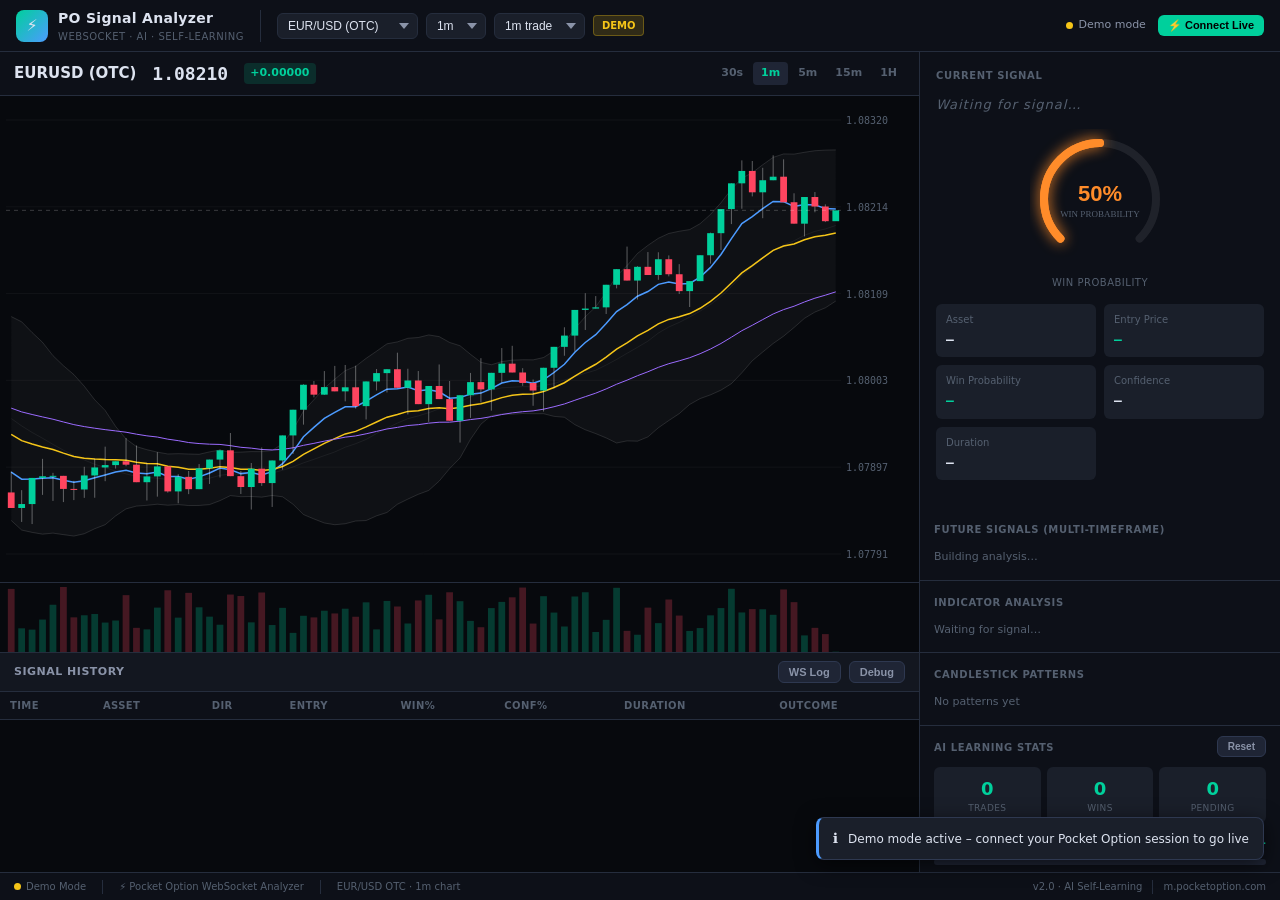
<file: index.html>
<!DOCTYPE html>
<html lang="en">
<head>
  <meta charset="UTF-8"/>
  <meta name="viewport" content="width=device-width, initial-scale=1.0"/>
  <title>Pocket Option Signal Analyzer</title>
  <link rel="stylesheet" href="css/style.css"/>
</head>
<body>

<div class="app">

  <!-- ═══════════════════════ HEADER ═══════════════════════ -->
  <header>
    <div class="logo">
      <div class="logo-icon">⚡</div>
      <div class="logo-text">
        <h1>PO Signal Analyzer</h1>
        <p>WebSocket · AI · Self-Learning</p>
      </div>
    </div>

    <div class="hdr-divider"></div>

    <div class="hdr-controls">
      <!-- Asset -->
      <select id="assetSelect" title="Asset">
        <optgroup label="Forex OTC">
          <option value="EURUSD_otc" selected>EUR/USD (OTC)</option>
          <option value="GBPUSD_otc">GBP/USD (OTC)</option>
          <option value="USDJPY_otc">USD/JPY (OTC)</option>
          <option value="AUDUSD_otc">AUD/USD (OTC)</option>
          <option value="USDCAD_otc">USD/CAD (OTC)</option>
          <option value="USDCHF_otc">USD/CHF (OTC)</option>
          <option value="EURJPY_otc">EUR/JPY (OTC)</option>
          <option value="GBPJPY_otc">GBP/JPY (OTC)</option>
        </optgroup>
        <optgroup label="Forex Live">
          <option value="EURUSD">EUR/USD</option>
          <option value="GBPUSD">GBP/USD</option>
          <option value="USDJPY">USD/JPY</option>
        </optgroup>
        <optgroup label="Crypto">
          <option value="BTCUSD">BTC/USD</option>
          <option value="#AAPL_otc">Apple (OTC)</option>
          <option value="#TSLA_otc">Tesla (OTC)</option>
        </optgroup>
      </select>

      <!-- Chart period -->
      <select id="periodSelect" title="Chart Timeframe">
        <option value="5">5s</option>
        <option value="10">10s</option>
        <option value="15">15s</option>
        <option value="30">30s</option>
        <option value="60" selected>1m</option>
        <option value="120">2m</option>
        <option value="300">5m</option>
        <option value="900">15m</option>
        <option value="3600">1h</option>
      </select>

      <!-- Trade duration -->
      <select id="durationSelect" title="Trade Duration">
        <option value="30">30s trade</option>
        <option value="60" selected>1m trade</option>
        <option value="120">2m trade</option>
        <option value="300">5m trade</option>
        <option value="900">15m trade</option>
        <option value="3600">1h trade</option>
      </select>

      <span class="demo-badge" id="demoBadge">DEMO</span>
    </div>

    <div class="hdr-right">
      <!-- Status -->
      <div style="display:flex;align-items:center;gap:6px">
        <div class="status-dot connecting" id="statusDot"></div>
        <span id="statusLabel" style="font-size:11px;color:var(--txt2);max-width:180px;overflow:hidden;text-overflow:ellipsis;white-space:nowrap">Demo mode</span>
      </div>
      <!-- Connect -->
      <button class="btn btn-primary btn-sm" id="openSetup" title="Connect to Pocket Option">⚡ Connect Live</button>
    </div>
  </header>

  <!-- ══════════════════════ MAIN CONTENT ══════════════════ -->
  <div class="main">

    <!-- ─────── LEFT: Chart area ─────── -->
    <section class="chart-area">

      <!-- Chart header -->
      <div class="chart-header">
        <span class="asset-name" id="assetLabel">EUR/USD (OTC)</span>
        <span class="asset-price" id="assetPrice">—</span>
        <span class="price-change up" id="priceChange">+0.00000</span>

        <!-- TF quick tabs -->
        <div class="tf-tabs">
          <span class="tf-tab" data-period="30">30s</span>
          <span class="tf-tab active" data-period="60">1m</span>
          <span class="tf-tab" data-period="300">5m</span>
          <span class="tf-tab" data-period="900">15m</span>
          <span class="tf-tab" data-period="3600">1H</span>
        </div>
      </div>

      <!-- Main chart -->
      <div class="chart-wrap" style="position:relative">
        <canvas id="mainChart"></canvas>
        <div class="chart-nodata" id="chartNoData">
          <div class="spinner"></div>
          <span>Loading candle data…</span>
        </div>
      </div>

      <!-- Volume -->
      <div class="vol-wrap"><canvas id="volChart"></canvas></div>

      <!-- Signal history table -->
      <div class="signal-history">
        <div class="sh-header">
          <span>Signal History</span>
          <div style="display:flex;gap:8px;align-items:center">
            <button class="btn btn-ghost btn-sm" id="wsLogBtn" title="Show raw WS messages">WS Log</button>
            <button class="btn btn-ghost btn-sm" id="debugToggle">Debug</button>
          </div>
        </div>
        <div id="debugPane" style="display:none;max-height:120px;overflow-y:auto;background:var(--bg0)" id="debugLog2">
          <div id="debugLog"></div>
        </div>
        <table>
          <thead>
            <tr>
              <th>Time</th><th>Asset</th><th>Dir</th><th>Entry</th>
              <th>Win%</th><th>Conf%</th><th>Duration</th><th>Outcome</th>
            </tr>
          </thead>
          <tbody id="historyTbody"></tbody>
        </table>
      </div>
    </section>

    <!-- ─────── RIGHT: Sidebar ─────── -->
    <aside class="sidebar">

      <!-- ── CURRENT SIGNAL ── -->
      <div class="signal-card">
        <div class="card-title">Current Signal</div>
        <div class="sig-badge">
          <div class="sig-dir neutral" id="sigDir">
            <span class="sig-wait">Waiting for signal…</span>
          </div>
        </div>

        <!-- Probability Gauge -->
        <div class="gauge-wrap">
          <canvas id="gaugeCanvas" width="140" height="140"></canvas>
          <span class="gauge-label">Win Probability</span>
        </div>

        <!-- Signal details -->
        <div class="sig-grid">
          <div class="sig-item">
            <div class="sig-item-label">Asset</div>
            <div class="sig-item-value" id="sigAsset">—</div>
          </div>
          <div class="sig-item">
            <div class="sig-item-label">Entry Price</div>
            <div class="sig-item-value green" id="sigPrice">—</div>
          </div>
          <div class="sig-item">
            <div class="sig-item-label">Win Probability</div>
            <div class="sig-item-value green" id="sigProb">—</div>
          </div>
          <div class="sig-item">
            <div class="sig-item-label">Confidence</div>
            <div class="sig-item-value" id="sigConf">—</div>
          </div>
          <div class="sig-item">
            <div class="sig-item-label">Duration</div>
            <div class="sig-item-value" id="sigDur">—</div>
          </div>
        </div>

        <div class="sig-note" id="sigNote"></div>
      </div>

      <!-- ── FUTURE SIGNALS ── -->
      <div class="card">
        <div class="card-title">Future Signals (Multi-Timeframe)</div>
        <div class="future-grid" id="futureGrid">
          <span style="color:var(--txt3);font-size:11px">Building analysis…</span>
        </div>
      </div>

      <!-- ── INDICATORS ── -->
      <div class="card">
        <div class="card-title">Indicator Analysis</div>
        <div class="ind-list" id="indList">
          <span style="color:var(--txt3);font-size:11px">Waiting for signal…</span>
        </div>
      </div>

      <!-- ── PATTERNS ── -->
      <div class="card">
        <div class="card-title">Candlestick Patterns</div>
        <div class="patterns-wrap" id="patternsWrap">
          <span style="color:var(--txt3);font-size:11px">No patterns yet</span>
        </div>
      </div>

      <!-- ── ML STATS ── -->
      <div class="card">
        <div class="card-title">
          AI Learning Stats
          <button class="btn btn-ghost btn-sm" id="resetMLBtn"
            style="float:right;margin-top:-4px;font-size:10px">Reset</button>
        </div>
        <div class="ml-stats">
          <div class="ml-stat">
            <div class="ml-stat-val" id="mlTotal">0</div>
            <div class="ml-stat-lbl">Trades</div>
          </div>
          <div class="ml-stat">
            <div class="ml-stat-val" id="mlWins">0</div>
            <div class="ml-stat-lbl">Wins</div>
          </div>
          <div class="ml-stat">
            <div class="ml-stat-val" id="mlPending">0</div>
            <div class="ml-stat-lbl">Pending</div>
          </div>
        </div>
        <div style="display:flex;justify-content:space-between;align-items:center;margin-bottom:6px">
          <span style="font-size:11px;color:var(--txt2)">Accuracy (last 100)</span>
          <span style="font-size:13px;font-weight:700;color:var(--accent)" id="mlAccuracy">—</span>
        </div>
        <div class="ml-accuracy-bar">
          <div class="ml-accuracy-fill" id="mlAccuracyFill" style="width:0%"></div>
        </div>

        <div style="margin-top:10px;font-size:10px;color:var(--txt3);text-transform:uppercase;letter-spacing:.4px;margin-bottom:6px">Indicator Weights</div>
        <div class="weights-grid" id="weightsGrid"></div>
      </div>

    </aside>
  </div>

  <!-- ═══════════════════════ STATUS BAR ═══════════════════ -->
  <footer>
    <div class="sb-item">
      <div class="status-dot connecting" id="sbDot"></div>
      <span id="sbStatus">Demo Mode</span>
    </div>
    <div class="sb-divider"></div>
    <div class="sb-item">⚡ Pocket Option WebSocket Analyzer</div>
    <div class="sb-divider"></div>
    <div class="sb-item" id="sbAsset">EUR/USD OTC · 1m chart</div>
    <div class="sb-right">
      <span>v2.0 · AI Self-Learning</span>
      <div class="sb-divider"></div>
      <span>m.pocketoption.com</span>
    </div>
  </footer>

</div><!-- /.app -->


<!-- ═══════════════════ SETUP MODAL ═══════════════════════ -->
<div class="modal-overlay hidden" id="setupModal">
  <div class="modal">
    <h2>⚡ Connect to Pocket Option</h2>
    <p>
      Enter your Pocket Option session credentials to receive <strong>live WebSocket data</strong>
      from <code>m.pocketoption.com</code>. Without credentials, the analyzer runs in <strong>demo/simulation mode</strong>.
    </p>

    <div class="step-list">
      <div class="step">
        <div class="step-num">1</div>
        <div class="step-text">Open <strong>m.pocketoption.com</strong> and log in to your account.</div>
      </div>
      <div class="step">
        <div class="step-num">2</div>
        <div class="step-text">
          Open DevTools (<code>F12</code>), go to <strong>Application → Cookies → pocketoption.com</strong>.
          Copy the value of <code>PHPSESSID</code> or <code>ssid</code>.
        </div>
      </div>
      <div class="step">
        <div class="step-num">3</div>
        <div class="step-text">
          Alternatively: in the <strong>Network</strong> tab, filter by <code>WS</code>, click the
          WebSocket connection, and look for the <code>auth</code> message to find the session token.
        </div>
      </div>
      <div class="step">
        <div class="step-num">4</div>
        <div class="step-text">Paste below and click <strong>Connect</strong>.</div>
      </div>
    </div>

    <div class="settings-form">
      <div class="field">
        <label>Session ID (PHPSESSID / ssid)</label>
        <input type="password" id="sessionInput" placeholder="Paste session cookie value here…" autocomplete="off"/>
        <div class="hint">This is stored locally and never transmitted except to Pocket Option's own WebSocket.</div>
      </div>
      <div class="field">
        <label>User ID (optional – found in auth WS frame)</label>
        <input type="number" id="uidInput" placeholder="0" />
      </div>
      <div class="field">
        <div class="toggle-row">
          <label>Use Demo Account</label>
          <label class="toggle">
            <input type="checkbox" id="demoToggle" checked/>
            <span class="toggle-slider"></span>
          </label>
        </div>
        <div class="hint">Demo = isDemo:1 — no real money. Disable for live account data.</div>
      </div>
    </div>

    <div class="modal-footer">
      <button class="btn btn-ghost" id="closeModal">Cancel</button>
      <button class="btn btn-primary" id="connectBtn">⚡ Connect Live</button>
    </div>
  </div>
</div>

<!-- Toast container -->
<div class="toast-container" id="toastContainer"></div>

<!-- ═══════════════════ SCRIPTS ═══════════════════════════ -->
<script src="js/pocket-ws.js"></script>
<script src="js/data-store.js"></script>
<script src="js/ta.js"></script>
<script src="js/ml-engine.js"></script>
<script src="js/signal-gen.js"></script>
<script src="js/chart.js"></script>
<script src="js/simulator.js"></script>
<script src="js/app.js"></script>

</body>
</html>
</file>
<file: css/style.css>
/* === RESET === */
*{margin:0;padding:0;box-sizing:border-box}
:root{
  --bg0:#07090d;--bg1:#0d1018;--bg2:#131720;--bg3:#1a1f2a;--bg4:#1f2535;
  --border:#252d3d;--border2:#2e3850;
  --txt:#dde3f0;--txt2:#8a93a8;--txt3:#556070;
  --green:#00d09c;--green2:#00a87e;--red:#ff4560;--red2:#cc3650;
  --yellow:#f5c518;--blue:#4c9bff;--purple:#9b6bff;--orange:#ff8c2a;
  --accent:#00d09c;--accent2:#00ffc3;
  --shadow0:0 2px 8px rgba(0,0,0,.4);
  --shadow1:0 4px 20px rgba(0,0,0,.6);
  --r4:4px;--r6:6px;--r8:8px;--r12:12px;
}
html,body{height:100%;overflow:hidden}
body{background:var(--bg0);color:var(--txt);font-family:'Inter',-apple-system,system-ui,sans-serif;font-size:12px;line-height:1.5}

/* === SCROLLBAR === */
::-webkit-scrollbar{width:4px;height:4px}
::-webkit-scrollbar-track{background:var(--bg1)}
::-webkit-scrollbar-thumb{background:var(--border2);border-radius:2px}

/* === LAYOUT === */
.app{display:grid;grid-template-rows:52px 1fr 28px;height:100vh}

/* === HEADER === */
header{
  background:var(--bg1);border-bottom:1px solid var(--border);
  display:flex;align-items:center;gap:16px;padding:0 16px;
}
.logo{display:flex;align-items:center;gap:10px;flex-shrink:0}
.logo-icon{width:32px;height:32px;background:linear-gradient(135deg,var(--green),var(--blue));border-radius:8px;
  display:flex;align-items:center;justify-content:center;font-size:16px}
.logo-text h1{font-size:14px;font-weight:700;color:var(--txt);letter-spacing:.3px}
.logo-text p{font-size:10px;color:var(--txt3);letter-spacing:.5px;text-transform:uppercase}
.hdr-divider{width:1px;height:32px;background:var(--border);flex-shrink:0}
.hdr-controls{display:flex;align-items:center;gap:8px;flex:1}
.hdr-right{display:flex;align-items:center;gap:12px;flex-shrink:0}

/* === SELECTS / INPUTS === */
select,input[type=text],input[type=number],input[type=password]{
  background:var(--bg3);border:1px solid var(--border);color:var(--txt);
  border-radius:var(--r6);padding:5px 10px;font-size:12px;outline:none;
  transition:border-color .2s;
}
select:focus,input:focus{border-color:var(--green)}
select{cursor:pointer;appearance:none;padding-right:24px;
  background-image:url("data:image/svg+xml,%3Csvg xmlns='http://www.w3.org/2000/svg' width='10' height='6'%3E%3Cpath d='M0 0l5 6 5-6z' fill='%238a93a8'/%3E%3C/svg%3E");
  background-repeat:no-repeat;background-position:right 8px center}

/* === BUTTONS === */
.btn{
  border:none;border-radius:var(--r6);padding:6px 14px;font-size:12px;
  font-weight:600;cursor:pointer;transition:all .2s;outline:none;
  display:inline-flex;align-items:center;gap:6px;
}
.btn-primary{background:var(--green);color:#000}
.btn-primary:hover{background:var(--accent2)}
.btn-danger{background:var(--red);color:#fff}
.btn-danger:hover{background:var(--red2)}
.btn-ghost{background:var(--bg4);color:var(--txt2);border:1px solid var(--border2)}
.btn-ghost:hover{border-color:var(--green);color:var(--green)}
.btn-sm{padding:4px 10px;font-size:11px}

/* === STATUS BADGE === */
.status-dot{width:7px;height:7px;border-radius:50%;flex-shrink:0}
.status-dot.connected{background:var(--green);box-shadow:0 0 6px var(--green)}
.status-dot.connecting{background:var(--yellow);animation:pulse .8s infinite}
.status-dot.disconnected{background:var(--red)}
.status-dot.error{background:var(--red)}
@keyframes pulse{0%,100%{opacity:1}50%{opacity:.4}}

/* === MAIN CONTENT === */
.main{display:grid;grid-template-columns:1fr 360px;overflow:hidden;height:100%}

/* === CHART AREA === */
.chart-area{display:flex;flex-direction:column;overflow:hidden;border-right:1px solid var(--border)}
.chart-header{
  background:var(--bg1);border-bottom:1px solid var(--border);
  padding:8px 14px;display:flex;align-items:center;gap:16px;flex-shrink:0
}
.asset-name{font-size:15px;font-weight:700;color:var(--txt)}
.asset-price{font-size:18px;font-weight:700;font-family:monospace;color:var(--txt)}
.price-change{font-size:11px;font-weight:600;padding:2px 6px;border-radius:4px}
.price-change.up{background:rgba(0,208,156,.15);color:var(--green)}
.price-change.down{background:rgba(255,69,96,.15);color:var(--red)}
.tf-tabs{display:flex;gap:2px;margin-left:auto}
.tf-tab{padding:3px 8px;border-radius:4px;cursor:pointer;font-size:11px;font-weight:600;
  color:var(--txt3);transition:all .2s}
.tf-tab:hover{color:var(--txt2)}
.tf-tab.active{background:var(--bg4);color:var(--green)}

.chart-wrap{flex:1;position:relative;overflow:hidden}
#mainChart{display:block;width:100%;height:100%}
.chart-crosshair-info{
  position:absolute;top:10px;left:14px;background:var(--bg3);
  border:1px solid var(--border2);border-radius:var(--r6);
  padding:6px 10px;font-size:11px;pointer-events:none;display:none
}
.chart-crosshair-info.visible{display:flex;gap:14px}
.ci-item{display:flex;flex-direction:column;gap:1px}
.ci-label{color:var(--txt3);font-size:10px}
.ci-value{color:var(--txt);font-weight:600}

.vol-wrap{height:70px;flex-shrink:0;border-top:1px solid var(--border)}
#volChart{display:block;width:100%;height:100%}

.signal-history{flex:1;overflow-y:auto;min-height:0;max-height:220px;border-top:1px solid var(--border)}
.sh-header{
  padding:8px 14px;background:var(--bg2);display:flex;align-items:center;justify-content:space-between;
  font-size:11px;font-weight:700;color:var(--txt2);text-transform:uppercase;letter-spacing:.5px;
  border-bottom:1px solid var(--border);position:sticky;top:0;z-index:1
}
table{width:100%;border-collapse:collapse}
th{padding:6px 10px;text-align:left;font-size:10px;font-weight:600;color:var(--txt3);
  text-transform:uppercase;letter-spacing:.4px;border-bottom:1px solid var(--border);
  background:var(--bg1);position:sticky;top:0}
td{padding:5px 10px;border-bottom:1px solid var(--border);font-size:11px;color:var(--txt2)}
tr:hover td{background:var(--bg3)}
.tag{display:inline-block;padding:1px 6px;border-radius:3px;font-size:10px;font-weight:700}
.tag.call{background:rgba(0,208,156,.2);color:var(--green)}
.tag.put{background:rgba(255,69,96,.2);color:var(--red)}
.tag.win{background:rgba(0,208,156,.2);color:var(--green)}
.tag.loss{background:rgba(255,69,96,.2);color:var(--red)}
.tag.pending{background:rgba(245,197,24,.15);color:var(--yellow)}

/* === SIDEBAR === */
.sidebar{overflow-y:auto;background:var(--bg1);display:flex;flex-direction:column;gap:0}

/* === CARDS === */
.card{border-bottom:1px solid var(--border);padding:14px}
.card-title{font-size:10px;font-weight:700;color:var(--txt3);text-transform:uppercase;letter-spacing:.6px;margin-bottom:12px}

/* === SIGNAL CARD === */
.signal-card{background:var(--bg1);padding:16px}
.sig-badge{
  display:flex;align-items:center;justify-content:space-between;margin-bottom:14px
}
.sig-dir{
  font-size:28px;font-weight:900;letter-spacing:1px;
  display:flex;align-items:center;gap:8px
}
.sig-dir.call{color:var(--green)}
.sig-dir.put{color:var(--red)}
.sig-dir.neutral{color:var(--txt3)}
.sig-arrow{font-size:32px}
.sig-wait{font-size:13px;color:var(--txt3);font-weight:500;font-style:italic}

/* === PROBABILITY GAUGE === */
.gauge-wrap{display:flex;flex-direction:column;align-items:center;gap:6px;margin-bottom:14px}
#gaugeCanvas{display:block}
.gauge-label{font-size:10px;color:var(--txt3);text-transform:uppercase;letter-spacing:.5px}

/* === SIGNAL INFO GRID === */
.sig-grid{display:grid;grid-template-columns:1fr 1fr;gap:8px;margin-bottom:12px}
.sig-item{background:var(--bg3);border-radius:var(--r6);padding:8px 10px}
.sig-item-label{font-size:10px;color:var(--txt3);margin-bottom:3px}
.sig-item-value{font-size:13px;font-weight:700;color:var(--txt);font-family:monospace}
.sig-item-value.green{color:var(--green)}
.sig-item-value.red{color:var(--red)}

.sig-note{background:rgba(0,208,156,.07);border:1px solid rgba(0,208,156,.2);
  border-radius:var(--r6);padding:8px 10px;font-size:11px;color:var(--txt2);
  display:none}
.sig-note.visible{display:block}

/* === INDICATORS === */
.ind-list{display:flex;flex-direction:column;gap:6px}
.ind-row{display:flex;align-items:center;gap:8px}
.ind-name{width:60px;font-size:11px;color:var(--txt2);flex-shrink:0}
.ind-bar-bg{flex:1;height:5px;background:var(--bg4);border-radius:3px;overflow:hidden}
.ind-bar-fill{height:100%;border-radius:3px;transition:width .4s ease}
.ind-val{width:36px;font-size:10px;text-align:right;font-family:monospace;color:var(--txt2)}
.ind-sig{width:38px;font-size:10px;font-weight:700;text-align:right}
.ind-sig.bull{color:var(--green)}
.ind-sig.bear{color:var(--red)}
.ind-sig.neu{color:var(--txt3)}

/* === PATTERNS === */
.patterns-wrap{display:flex;flex-wrap:wrap;gap:4px}
.pat-tag{padding:2px 8px;border-radius:20px;font-size:10px;font-weight:600}
.pat-tag.bullish{background:rgba(0,208,156,.15);color:var(--green);border:1px solid rgba(0,208,156,.3)}
.pat-tag.bearish{background:rgba(255,69,96,.15);color:var(--red);border:1px solid rgba(255,69,96,.3)}
.pat-tag.neutral{background:rgba(138,147,168,.1);color:var(--txt3);border:1px solid var(--border)}

/* === ML STATS === */
.ml-stats{display:grid;grid-template-columns:repeat(3,1fr);gap:6px;margin-bottom:10px}
.ml-stat{background:var(--bg3);border-radius:var(--r6);padding:8px;text-align:center}
.ml-stat-val{font-size:18px;font-weight:800;color:var(--accent)}
.ml-stat-lbl{font-size:9px;color:var(--txt3);text-transform:uppercase;letter-spacing:.4px}
.ml-accuracy-bar{height:6px;background:var(--bg4);border-radius:3px;overflow:hidden;margin-bottom:8px}
.ml-accuracy-fill{height:100%;border-radius:3px;background:linear-gradient(90deg,var(--red),var(--yellow) 50%,var(--green));transition:width .5s}
.weights-grid{display:grid;grid-template-columns:1fr 1fr;gap:4px}
.weight-item{display:flex;align-items:center;justify-content:space-between;
  background:var(--bg3);border-radius:4px;padding:4px 8px}
.weight-name{font-size:10px;color:var(--txt2)}
.weight-val{font-size:10px;font-family:monospace;color:var(--accent)}

/* === SETTINGS === */
.settings-form{display:flex;flex-direction:column;gap:8px}
.field{display:flex;flex-direction:column;gap:3px}
.field label{font-size:10px;color:var(--txt3);text-transform:uppercase;letter-spacing:.4px}
.field input,.field select{width:100%}
.field .hint{font-size:10px;color:var(--txt3);margin-top:2px}
.toggle-row{display:flex;align-items:center;justify-content:space-between}
.toggle{position:relative;width:36px;height:20px}
.toggle input{opacity:0;width:0;height:0}
.toggle-slider{position:absolute;cursor:pointer;inset:0;background:var(--bg4);border-radius:10px;transition:.3s}
.toggle-slider:before{position:absolute;content:"";height:14px;width:14px;left:3px;bottom:3px;
  background:#fff;border-radius:50%;transition:.3s}
.toggle input:checked+.toggle-slider{background:var(--green)}
.toggle input:checked+.toggle-slider:before{transform:translateX(16px)}

/* === FUTURE SIGNALS === */
.future-grid{display:flex;flex-direction:column;gap:6px}
.future-row{
  display:flex;align-items:center;gap:8px;background:var(--bg3);
  border-radius:var(--r6);padding:8px 10px;border:1px solid var(--border)
}
.future-tf{font-size:11px;color:var(--txt3);width:30px;flex-shrink:0}
.future-dir{font-size:12px;font-weight:800;width:40px}
.future-dir.call{color:var(--green)}
.future-dir.put{color:var(--red)}
.future-prob{flex:1}
.future-prob-bar{height:4px;background:var(--bg4);border-radius:2px;overflow:hidden;margin-top:3px}
.future-prob-fill{height:100%;border-radius:2px;transition:width .4s}
.future-pct{font-size:11px;font-weight:700;font-family:monospace;width:36px;text-align:right}

/* === STATUS BAR === */
footer{
  background:var(--bg1);border-top:1px solid var(--border);
  display:flex;align-items:center;gap:16px;padding:0 14px;
  font-size:10px;color:var(--txt3)
}
.sb-item{display:flex;align-items:center;gap:5px}
.sb-divider{width:1px;height:14px;background:var(--border)}
.sb-right{margin-left:auto;display:flex;align-items:center;gap:10px}

/* === MODAL / SETUP === */
.modal-overlay{
  position:fixed;inset:0;background:rgba(0,0,0,.75);z-index:100;
  display:flex;align-items:center;justify-content:center;
  backdrop-filter:blur(4px)
}
.modal-overlay.hidden{display:none}
.modal{
  background:var(--bg2);border:1px solid var(--border2);border-radius:var(--r12);
  padding:28px;width:480px;max-width:95vw;
}
.modal h2{font-size:18px;font-weight:800;margin-bottom:6px}
.modal p{color:var(--txt2);font-size:12px;margin-bottom:20px;line-height:1.7}
.step-list{display:flex;flex-direction:column;gap:10px;margin-bottom:20px}
.step{display:flex;gap:10px;align-items:flex-start}
.step-num{
  width:22px;height:22px;border-radius:50%;background:var(--green);color:#000;
  font-weight:800;font-size:11px;display:flex;align-items:center;justify-content:center;flex-shrink:0
}
.step-text{font-size:12px;color:var(--txt2);line-height:1.6}
.step-text code{background:var(--bg4);padding:1px 5px;border-radius:3px;font-size:11px;color:var(--accent)}
.modal-footer{display:flex;gap:8px;justify-content:flex-end;margin-top:20px}

/* === TOAST === */
.toast-container{position:fixed;bottom:40px;right:16px;z-index:200;display:flex;flex-direction:column;gap:6px}
.toast{
  background:var(--bg3);border:1px solid var(--border2);border-radius:var(--r8);
  padding:10px 14px;font-size:12px;min-width:220px;
  display:flex;align-items:center;gap:10px;
  animation:slideIn .3s ease;box-shadow:var(--shadow1)
}
.toast.success{border-left:3px solid var(--green)}
.toast.error{border-left:3px solid var(--red)}
.toast.warn{border-left:3px solid var(--yellow)}
.toast.info{border-left:3px solid var(--blue)}
@keyframes slideIn{from{opacity:0;transform:translateX(20px)}to{opacity:1;transform:translateX(0)}}

/* === DEMO BADGE === */
.demo-badge{
  background:rgba(245,197,24,.15);border:1px solid rgba(245,197,24,.3);
  color:var(--yellow);border-radius:4px;padding:2px 8px;font-size:10px;font-weight:700
}

/* === LOADING === */
.loading{display:flex;align-items:center;gap:8px;color:var(--txt3);font-size:12px}
.spinner{width:14px;height:14px;border:2px solid var(--border2);border-top-color:var(--green);
  border-radius:50%;animation:spin .7s linear infinite}
@keyframes spin{to{transform:rotate(360deg)}}

/* === CHART NO DATA === */
.chart-nodata{
  position:absolute;inset:0;display:flex;flex-direction:column;
  align-items:center;justify-content:center;gap:8px;color:var(--txt3);
}
.chart-nodata.hidden{display:none}

/* === RESPONSIVE === */
@media(max-width:900px){
  .main{grid-template-columns:1fr}
  .sidebar{display:none}
}
</file>
